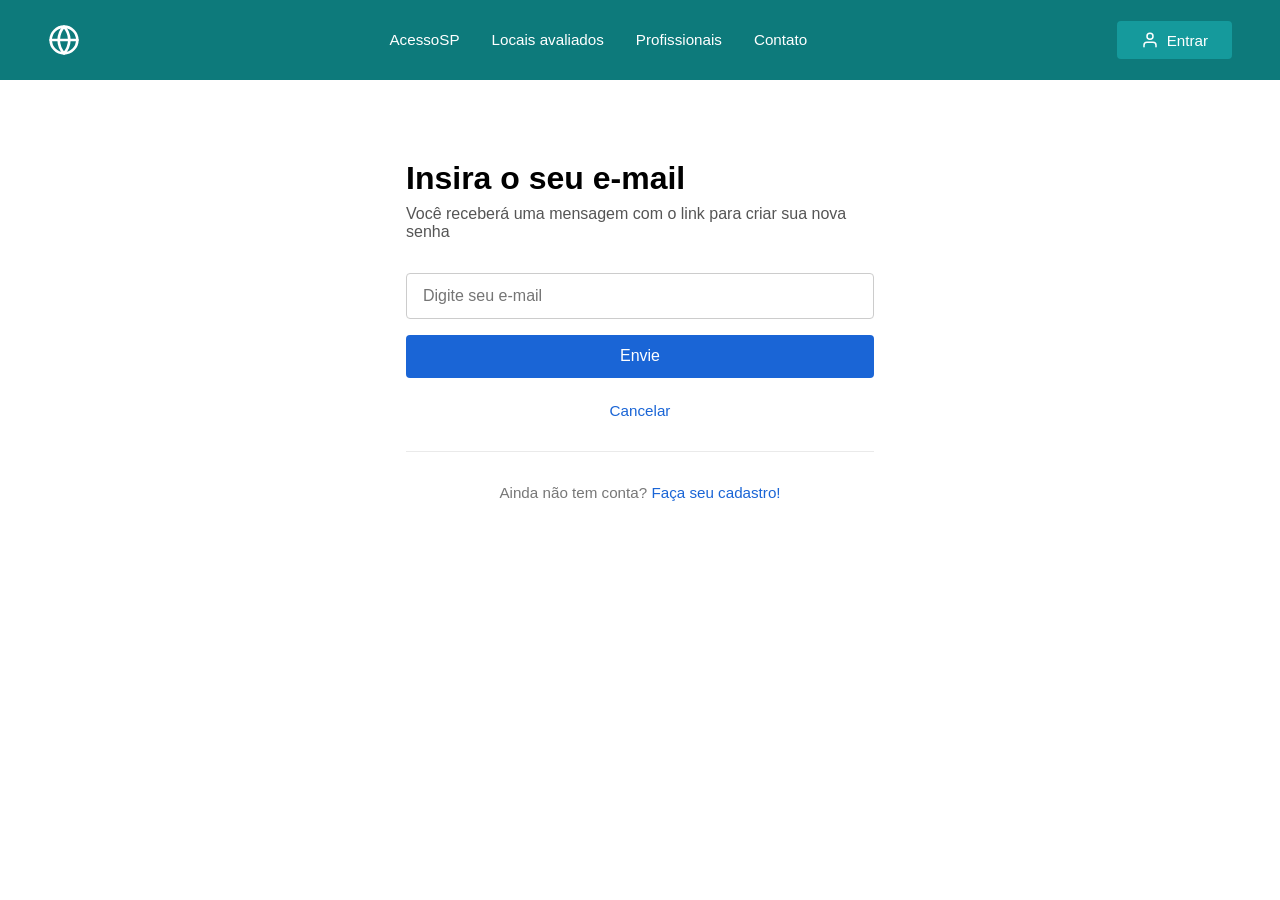
<file: esqueci.html>
<!DOCTYPE html>
<html lang="pt-BR">
<head>
    <meta charset="UTF-8">
    <meta name="viewport" content="width=device-width, initial-scale=1.0">
    <title>Recuperação de Senha - AcessoSP</title>
    <link rel="stylesheet" href="estilos/esqueci.css">
</head>
<body class="page">
    
    <header class="header">
        <div class="header__logo">
            <svg width="32" height="32" viewBox="0 0 24 24" fill="none" stroke="white" stroke-width="2" stroke-linecap="round" stroke-linejoin="round">
                <circle cx="12" cy="12" r="10"></circle>
                <line x1="2" y1="12" x2="22" y2="12"></line>
                <path d="M12 2a15.3 15.3 0 0 1 4 10 15.3 15.3 0 0 1-4 10 15.3 15.3 0 0 1-4-10 15.3 15.3 0 0 1 4-10z"></path>
            </svg>
        </div>

        <nav class="header__nav">
            <ul class="header__nav-list">
                <li class="header__nav-item"><a href="#" class="header__nav-link">AcessoSP</a></li>
                <li class="header__nav-item"><a href="#" class="header__nav-link">Locais avaliados</a></li>
                <li class="header__nav-item"><a href="#" class="header__nav-link">Profissionais</a></li>
                <li class="header__nav-item"><a href="#" class="header__nav-link">Contato</a></li>
            </ul>
        </nav>

        <button class="header__login-btn">
            <svg class="header__login-icon" width="16" height="16" viewBox="0 0 24 24" fill="none" stroke="currentColor" stroke-width="2" stroke-linecap="round" stroke-linejoin="round">
                <path d="M20 21v-2a4 4 0 0 0-4-4H8a4 4 0 0 0-4 4v2"></path>
                <circle cx="12" cy="7" r="4"></circle>
            </svg>
            Entrar
        </button>
    </header>

    <main class="main-content">
        <section class="password-recovery">
            <div class="password-recovery__container">
                
                <h1 class="password-recovery__title">Insira o seu e-mail</h1>
                <p class="password-recovery__description">Você receberá uma mensagem com o link para criar sua nova senha</p>

                <form class="password-recovery__form" action="#" method="POST">
                    <input 
                        type="email" 
                        class="password-recovery__input" 
                        placeholder="Digite seu e-mail" 
                        required
                    >
                    <button type="submit" class="password-recovery__submit-btn">Envie</button>
                    <a href="#" class="password-recovery__cancel-link">Cancelar</a>
                </form>

                <hr class="password-recovery__divider">

                <p class="password-recovery__footer-text">
                    Ainda não tem conta? <a href="#" class="password-recovery__signup-link">Faça seu cadastro!</a>
                </p>

            </div>
        </section>
    </main>

</body>
</html>
</file>
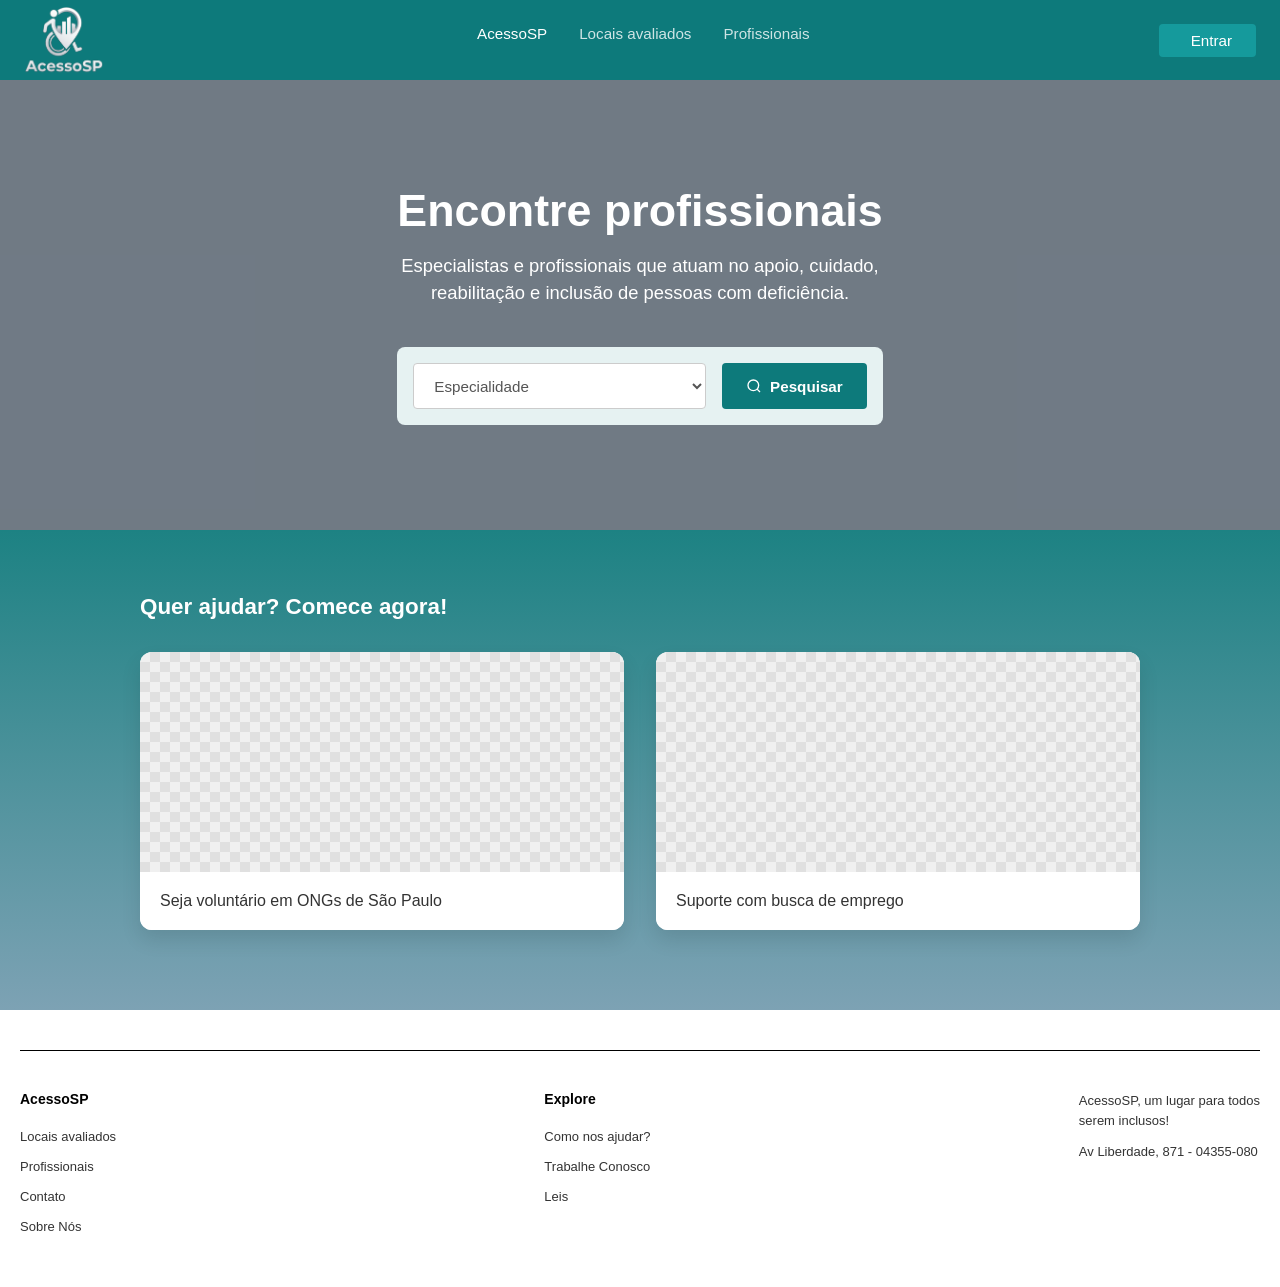
<file: paginas/encontre-profissionais.html>
<!DOCTYPE html>
<html lang="pt-BR">
<head>
    <meta charset="UTF-8">
    <meta name="viewport" content="width=device-width, initial-scale=1.0">
    <title>Encontre Profissionais - AcessoSP</title>
    <link rel="stylesheet" href="../estilos/global.css">
    <link rel="stylesheet" href="../estilos/encontre-profissionais.css">
</head>
<body class="page">

    <header class="navbar">
        <a href="index.html" class="navbar__logo">
            <img class="cabecalho_navegacao-logo" src="../assets/logo-header.png" alt="Logo do AcessoSP">
        </a>

        <button class="navbar__toggle" aria-label="Abrir menu" onclick="toggleMenu()">
            <span class="navbar__toggle-bar"></span>
            <span class="navbar__toggle-bar"></span>
            <span class="navbar__toggle-bar"></span>
        </button>

        <nav class="navbar__menu" id="navbarMenu">
            <ul class="navbar__list">
                <li class="navbar__nav-item"><a href="index.html" class="navbar__link navbar__link--active">AcessoSP</a></li>
                <li class="navbar__nav-item"><a href="locais-avaliados.html" class="navbar__link">Locais avaliados</a></li>
                <li class="navbar__nav-item"><a href="profissionais.html" class="navbar__link">Profissionais</a></li>
            </ul>
            <a href="login.html" class="navbar__login-btn">
                <i class="fa-regular fa-user"></i> Entrar
            </a>
        </nav>
    </header>

    <main class="main-content">
        
        <section class="hero-professionals">
            <div class="hero-professionals__overlay"></div>
            
            <div class="hero-professionals__content">
                <h1 class="hero-professionals__title">Encontre profissionais</h1>
                <p class="hero-professionals__subtitle">
                    Especialistas e profissionais que atuam no apoio, cuidado,<br>
                    reabilitação e inclusão de pessoas com deficiência.
                </p>

                <form class="hero-professionals__search-box">
                    <div class="hero-professionals__input-group">
                        <select class="hero-professionals__select" required>
                            <option value="" disabled selected>Especialidade</option>
                            <option value="fisioterapia">Fisioterapia</option>
                            <option value="fonoaudiologia">Fonoaudiologia</option>
                            <option value="psicologia">Psicologia</option>
                            <option value="terapia-ocupacional">Terapia Ocupacional</option>
                        </select>
                    </div>
                    <button type="submit" class="hero-professionals__search-btn">
                        <svg width="16" height="16" viewBox="0 0 24 24" fill="none" stroke="currentColor" stroke-width="2">
                            <circle cx="11" cy="11" r="8"></circle>
                            <line x1="21" y1="21" x2="16.65" y2="16.65"></line>
                        </svg>
                        Pesquisar
                    </button>
                </form>
            </div>
        </section>

        <section class="help-section">
            <div class="help-section__container">
                <h2 class="help-section__title">Quer ajudar? Comece agora!</h2>
                
                <div class="help-section__grid">
                    <article class="help-card">
                        <div class="help-card__image-placeholder"></div>
                        <div class="help-card__content">
                            <p class="help-card__label">Seja voluntário em ONGs de São Paulo</p>
                        </div>
                    </article>

                    <article class="help-card">
                        <div class="help-card__image-placeholder"></div>
                        <div class="help-card__content">
                            <p class="help-card__label">Suporte com busca de emprego</p>
                        </div>
                    </article>
                </div>
            </div>
        </section>

    </main>

<footer>
        <hr class="linha-footer">
        <div class="container footer-container">
            <div class="footer-coluna">
                <h3>AcessoSP</h3>
                <ul>
                    <li><a href="locais-avaliados.html">Locais avaliados</a></li>
                    <li><a href="profissionais.html">Profissionais</a></li>
                    <li><a href="contato.html">Contato</a></li>
                    <li><a href="">Sobre Nós</a></li>
                </ul>
            </div>
            
            <div class="footer-coluna">
                <h3>Explore</h3>
                <ul>
                    <li><a href="">Como nos ajudar?</a></li>
                    <li><a href="">Trabalhe Conosco</a></li>
                    <li><a href="">Leis</a></li>
                </ul>
            </div>
            
            <div class="footer-coluna info-empresa">
                <p>AcessoSP, um lugar para todos<br>serem inclusos!</p>
                <p>Av Liberdade, 871 - 04355-080</p>
                
                <div class="redes-sociais">
                    <a href=""><i class="fa-brands fa-x-twitter"></i></a>
                    <a href=""><i class="fa-brands fa-instagram"></i></a>
                    <a href=""><i class="fa-brands fa-youtube"></i></a>
                </div>
            </div>
        </div>
    </footer>
    <script>
        function toggleMenu() {
            const menu = document.getElementById('navbarMenu');
            menu.classList.toggle('navbar__menu--open');
        }
    </script>

</body>
</html>
</file>
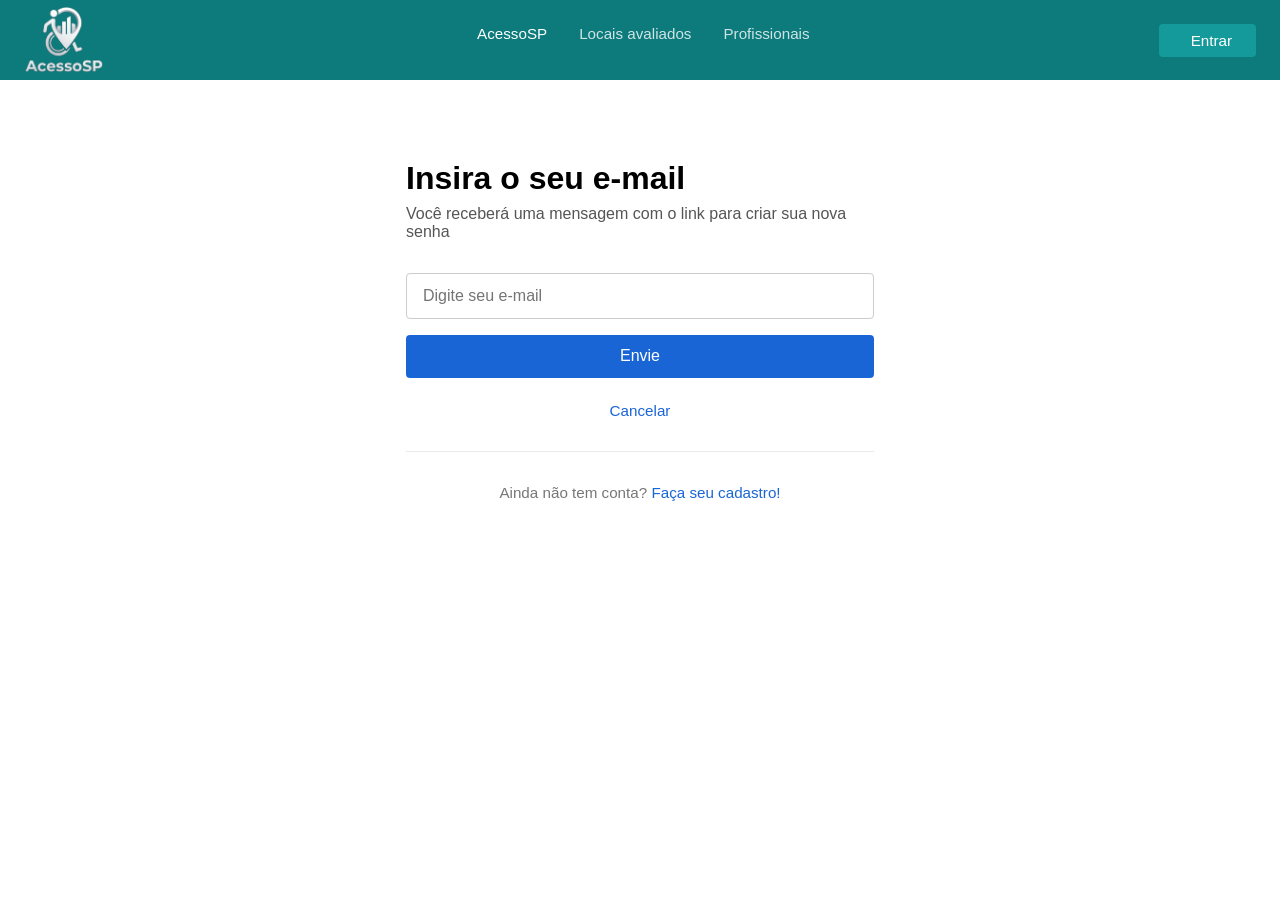
<file: paginas/esqueci.html>
<!DOCTYPE html>
<html lang="pt-BR">
<head>
    <meta charset="UTF-8">
    <meta name="viewport" content="width=device-width, initial-scale=1.0">
    <title>Recuperação de Senha - AcessoSP</title>
    <link rel="stylesheet" href="../estilos/global.css">
    <link rel="stylesheet" href="../estilos/esqueci.css">
</head>
<body class="page">
    
    <header class="navbar">
        <a href="index.html" class="navbar__logo">
            <img class="cabecalho_navegacao-logo" src="../assets/logo-header.png" alt="Logo do AcessoSP">
        </a>

        <button class="navbar__toggle" aria-label="Abrir menu" onclick="toggleMenu()">
            <span class="navbar__toggle-bar"></span>
            <span class="navbar__toggle-bar"></span>
            <span class="navbar__toggle-bar"></span>
        </button>

        <nav class="navbar__menu" id="navbarMenu">
            <ul class="navbar__list">
                <li class="navbar__nav-item"><a href="index.html" class="navbar__link navbar__link--active">AcessoSP</a></li>
                <li class="navbar__nav-item"><a href="locais-avaliados.html" class="navbar__link">Locais avaliados</a></li>
                <li class="navbar__nav-item"><a href="encontre-profissionais.html" class="navbar__link">Profissionais</a></li>
            </ul>
            <a href="login.html" class="navbar__login-btn">
                <i class="fa-regular fa-user"></i> Entrar
            </a>
        </nav>
    </header>
    <main class="main-content">
        <section class="password-recovery">
            <div class="password-recovery__container">
                
                <h1 class="password-recovery__title">Insira o seu e-mail</h1>
                <p class="password-recovery__description">Você receberá uma mensagem com o link para criar sua nova senha</p>

                <form class="password-recovery__form" action="#" method="POST">
                    <input 
                        type="email" 
                        class="password-recovery__input" 
                        placeholder="Digite seu e-mail" 
                        required
                    >
                    <button type="submit" class="password-recovery__submit-btn">Envie</button>
                    <a href="#" class="password-recovery__cancel-link">Cancelar</a>
                </form>

                <hr class="password-recovery__divider">

                <p class="password-recovery__footer-text">
                    Ainda não tem conta? <a href="cadastro.html" class="password-recovery__signup-link">Faça seu cadastro!</a>
                </p>

            </div>
        </section>
    </main>
</body>
</html>
</file>
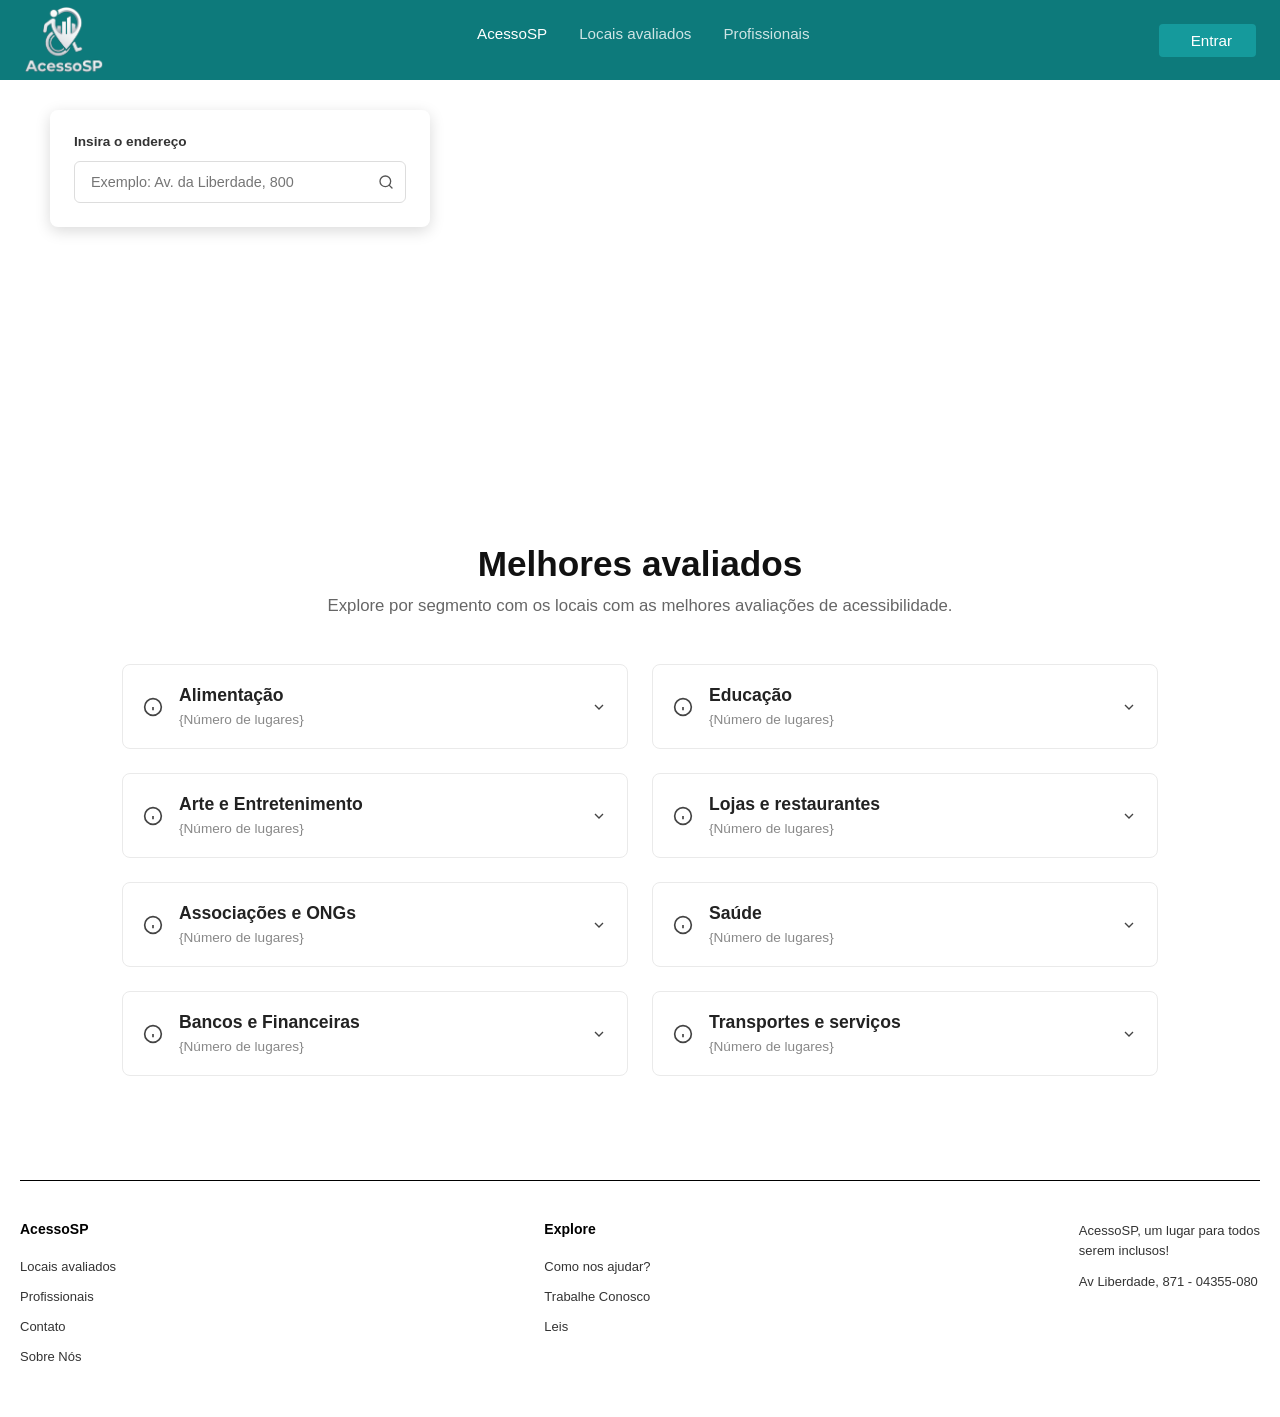
<file: paginas/locais-avaliados.html>
<!DOCTYPE html>
<html lang="pt-BR">
<head>
    <meta charset="UTF-8">
    <meta name="viewport" content="width=device-width, initial-scale=1.0">
    <title>Melhores Avaliados - AcessoSP</title>
    <link rel="stylesheet" href="../estilos/locais-avaliados.css">
    <link rel="stylesheet" href="../estilos/global.css">
</head>
<body class="page">
    <header class="navbar">
        <a href="index.html" class="navbar__logo">
            <img class="cabecalho_navegacao-logo" src="../assets/logo-header.png" alt="Logo do AcessoSP">
        </a>

        <button class="navbar__toggle" aria-label="Abrir menu" onclick="toggleMenu()">
            <span class="navbar__toggle-bar"></span>
            <span class="navbar__toggle-bar"></span>
            <span class="navbar__toggle-bar"></span>
        </button>

        <nav class="navbar__menu" id="navbarMenu">
            <ul class="navbar__list">
                <li class="navbar__nav-item"><a href="index.html" class="navbar__link navbar__link--active">AcessoSP</a></li>
                <li class="navbar__nav-item"><a href="locais-avaliados.html" class="navbar__link">Locais avaliados</a></li>
                <li class="navbar__nav-item"><a href="encontre-profissionais.html" class="navbar__link">Profissionais</a></li>
            </ul>
            <a href="login.html" class="navbar__login-btn">
                <i class="fa-regular fa-user"></i> Entrar
            </a>
        </nav>
    </header>

    <main class="main-content">
        
        <section class="hero">
            <iframe 
                src="https://www.google.com/maps/embed?pb=!1m14!1m12!1m3!1d14621.164981370839!2d-46.6222736!3d-23.62973865!2m3!1f0!2f0!3f0!3m2!1i1024!2i768!4f13.1!5e0!3m2!1spt-BR!2sbr!4v1778990247089!5m2!1spt-BR!2sbr" class="hero__iframe"style="border:0; height="741px" allowfullscreen="" loading="lazy" referrerpolicy="no-referrer-when-downgrade">
            </iframe>

            <div class="hero__search-card">
                <label class="hero__label" for="address-input">Insira o endereço</label>
                <div class="hero__input-wrapper">
                    <input type="text" id="address-input" class="hero__input" placeholder="Exemplo: Av. da Liberdade, 800">
                    <button class="hero__search-btn" aria-label="Buscar">
                        <svg width="16" height="16" viewBox="0 0 24 24" fill="none" stroke="#555" stroke-width="2" stroke-linecap="round" stroke-linejoin="round">
                            <circle cx="11" cy="11" r="8"></circle>
                            <line x1="21" y1="21" x2="16.65" y2="16.65"></line>
                        </svg>
                    </button>
                </div>
            </div>
        </section>

        <section class="categories">
            <header class="categories__header">
                <h1 class="categories__title">Melhores avaliados</h1>
                <p class="categories__subtitle">Explore por segmento com os locais com as melhores avaliações de acessibilidade.</p>
            </header>

            <div class="categories__grid">
                <article class="category-card">
                    <div class="category-card__icon-container">
                        <svg class="category-card__icon" width="20" height="20" viewBox="0 0 24 24" fill="none" stroke="currentColor" stroke-width="2"><circle cx="12" cy="12" r="10"></circle><line x1="12" y1="16" x2="12" y2="12"></line><line x1="12" y1="8" x2="12.01" y2="8"></line></svg>
                    </div>
                    <div class="category-card__content">
                        <h2 class="category-card__title">Alimentação</h2>
                        <span class="category-card__count">{Número de lugares}</span>
                    </div>
                    <svg class="category-card__arrow" width="16" height="16" viewBox="0 0 24 24" fill="none" stroke="currentColor" stroke-width="2"><polyline points="6 9 12 15 18 9"></polyline></svg>
                </article>

                <article class="category-card">
                    <div class="category-card__icon-container">
                        <svg class="category-card__icon" width="20" height="20" viewBox="0 0 24 24" fill="none" stroke="currentColor" stroke-width="2"><circle cx="12" cy="12" r="10"></circle><line x1="12" y1="16" x2="12" y2="12"></line><line x1="12" y1="8" x2="12.01" y2="8"></line></svg>
                    </div>
                    <div class="category-card__content">
                        <h2 class="category-card__title">Educação</h2>
                        <span class="category-card__count">{Número de lugares}</span>
                    </div>
                    <svg class="category-card__arrow" width="16" height="16" viewBox="0 0 24 24" fill="none" stroke="currentColor" stroke-width="2"><polyline points="6 9 12 15 18 9"></polyline></svg>
                </article>

                <article class="category-card">
                    <div class="category-card__icon-container">
                        <svg class="category-card__icon" width="20" height="20" viewBox="0 0 24 24" fill="none" stroke="currentColor" stroke-width="2"><circle cx="12" cy="12" r="10"></circle><line x1="12" y1="16" x2="12" y2="12"></line><line x1="12" y1="8" x2="12.01" y2="8"></line></svg>
                    </div>
                    <div class="category-card__content">
                        <h2 class="category-card__title">Arte e Entretenimento</h2>
                        <span class="category-card__count">{Número de lugares}</span>
                    </div>
                    <svg class="category-card__arrow" width="16" height="16" viewBox="0 0 24 24" fill="none" stroke="currentColor" stroke-width="2"><polyline points="6 9 12 15 18 9"></polyline></svg>
                </article>

                <article class="category-card">
                    <div class="category-card__icon-container">
                        <svg class="category-card__icon" width="20" height="20" viewBox="0 0 24 24" fill="none" stroke="currentColor" stroke-width="2"><circle cx="12" cy="12" r="10"></circle><line x1="12" y1="16" x2="12" y2="12"></line><line x1="12" y1="8" x2="12.01" y2="8"></line></svg>
                    </div>
                    <div class="category-card__content">
                        <h2 class="category-card__title">Lojas e restaurantes</h2>
                        <span class="category-card__count">{Número de lugares}</span>
                    </div>
                    <svg class="category-card__arrow" width="16" height="16" viewBox="0 0 24 24" fill="none" stroke="currentColor" stroke-width="2"><polyline points="6 9 12 15 18 9"></polyline></svg>
                </article>

                <article class="category-card">
                    <div class="category-card__icon-container">
                        <svg class="category-card__icon" width="20" height="20" viewBox="0 0 24 24" fill="none" stroke="currentColor" stroke-width="2"><circle cx="12" cy="12" r="10"></circle><line x1="12" y1="16" x2="12" y2="12"></line><line x1="12" y1="8" x2="12.01" y2="8"></line></svg>
                    </div>
                    <div class="category-card__content">
                        <h2 class="category-card__title">Associações e ONGs</h2>
                        <span class="category-card__count">{Número de lugares}</span>
                    </div>
                    <svg class="category-card__arrow" width="16" height="16" viewBox="0 0 24 24" fill="none" stroke="currentColor" stroke-width="2"><polyline points="6 9 12 15 18 9"></polyline></svg>
                </article>

                <article class="category-card">
                    <div class="category-card__icon-container">
                        <svg class="category-card__icon" width="20" height="20" viewBox="0 0 24 24" fill="none" stroke="currentColor" stroke-width="2"><circle cx="12" cy="12" r="10"></circle><line x1="12" y1="16" x2="12" y2="12"></line><line x1="12" y1="8" x2="12.01" y2="8"></line></svg>
                    </div>
                    <div class="category-card__content">
                        <h2 class="category-card__title">Saúde</h2>
                        <span class="category-card__count">{Número de lugares}</span>
                    </div>
                    <svg class="category-card__arrow" width="16" height="16" viewBox="0 0 24 24" fill="none" stroke="currentColor" stroke-width="2"><polyline points="6 9 12 15 18 9"></polyline></svg>
                </article>

                <article class="category-card">
                    <div class="category-card__icon-container">
                        <svg class="category-card__icon" width="20" height="20" viewBox="0 0 24 24" fill="none" stroke="currentColor" stroke-width="2"><circle cx="12" cy="12" r="10"></circle><line x1="12" y1="16" x2="12" y2="12"></line><line x1="12" y1="8" x2="12.01" y2="8"></line></svg>
                    </div>
                    <div class="category-card__content">
                        <h2 class="category-card__title">Bancos e Financeiras</h2>
                        <span class="category-card__count">{Número de lugares}</span>
                    </div>
                    <svg class="category-card__arrow" width="16" height="16" viewBox="0 0 24 24" fill="none" stroke="currentColor" stroke-width="2"><polyline points="6 9 12 15 18 9"></polyline></svg>
                </article>

                <article class="category-card">
                    <div class="category-card__icon-container">
                        <svg class="category-card__icon" width="20" height="20" viewBox="0 0 24 24" fill="none" stroke="currentColor" stroke-width="2"><circle cx="12" cy="12" r="10"></circle><line x1="12" y1="16" x2="12" y2="12"></line><line x1="12" y1="8" x2="12.01" y2="8"></line></svg>
                    </div>
                    <div class="category-card__content">
                        <h2 class="category-card__title">Transportes e serviços</h2>
                        <span class="category-card__count">{Número de lugares}</span>
                    </div>
                    <svg class="category-card__arrow" width="16" height="16" viewBox="0 0 24 24" fill="none" stroke="currentColor" stroke-width="2"><polyline points="6 9 12 15 18 9"></polyline></svg>
                </article>
            </div>
        </section>
    </main>
    <footer>
        <hr class="linha-footer">
        <div class="container footer-container">
            <div class="footer-coluna">
                <h3>AcessoSP</h3>
                <ul>
                    <li><a href="locais-avaliados.html">Locais avaliados</a></li>
                    <li><a href="profissionais.html">Profissionais</a></li>
                    <li><a href="contato.html">Contato</a></li>
                    <li><a href="">Sobre Nós</a></li>
                </ul>
            </div>
            
            <div class="footer-coluna">
                <h3>Explore</h3>
                <ul>
                    <li><a href="">Como nos ajudar?</a></li>
                    <li><a href="">Trabalhe Conosco</a></li>
                    <li><a href="">Leis</a></li>
                </ul>
            </div>
            
            <div class="footer-coluna info-empresa">
                <p>AcessoSP, um lugar para todos<br>serem inclusos!</p>
                <p>Av Liberdade, 871 - 04355-080</p>
                
                <div class="redes-sociais">
                    <a href=""><i class="fa-brands fa-x-twitter"></i></a>
                    <a href=""><i class="fa-brands fa-instagram"></i></a>
                    <a href=""><i class="fa-brands fa-youtube"></i></a>
                </div>
            </div>
        </div>
    </footer>
    <script>
        function toggleMenu() {
            const menu = document.getElementById('navbarMenu');
            menu.classList.toggle('navbar__menu--open');
        }
    </script>
</body>
</html>
</file>
<file: estilos/esqueci.css>
/* =========================================
   Reset e Configurações Globais
   ========================================= */
* {
    margin: 0;
    padding: 0;
    box-sizing: border-box;
}

body.page {
    font-family: -apple-system, BlinkMacSystemFont, "Segoe UI", Roboto, Helvetica, Arial, sans-serif;
    background-color: #ffffff;
    color: #333333;
    display: flex;
    flex-direction: column;
    min-height: 100vh;
}

a {
    text-decoration: none;
}

li {
    list-style: none;
}

/* =========================================
   Bloco: Header
   ========================================= */
.header {
    display: flex;
    justify-content: space-between;
    align-items: center;
    background-color: #0d7a7b; /* Tom de verde/azulado do layout */
    padding: 1rem 3rem;
    height: 80px;
}

.header__logo {
    display: flex;
    align-items: center;
}

.header__nav {
    flex: 1;
    display: flex;
    justify-content: center;
}

.header__nav-list {
    display: flex;
    gap: 2rem;
}

.header__nav-link {
    color: #ffffff;
    font-size: 0.95rem;
    transition: opacity 0.2s ease;
}

.header__nav-link:hover {
    opacity: 0.8;
}

.header__login-btn {
    display: flex;
    align-items: center;
    gap: 0.5rem;
    background-color: #159a9c; /* Fundo levemente mais claro que o header */
    color: #ffffff;
    border: none;
    padding: 0.6rem 1.5rem;
    border-radius: 4px;
    font-size: 0.95rem;
    cursor: pointer;
    transition: background-color 0.2s ease;
}

.header__login-btn:hover {
    background-color: #128a8b;
}

.header__login-icon {
    width: 18px;
    height: 18px;
}



/* =========================================
   Bloco: Password Recovery
   ========================================= */
.main-content {
    flex: 1;
    display: flex;
    justify-content: center;
    padding-top: 5rem; /* Espaço do header até o formulário */
}

.password-recovery__container {
    width: 100%;
    max-width: 500px; /* Largura máxima do form controlando o layout */
    text-align: center;
    padding: 0 1rem;
}

.password-recovery__title {
    font-size: 2rem;
    font-weight: 600;
    margin-bottom: 0.5rem;
    color: #000000;
    text-align: left;
}

.password-recovery__description {
    font-size: 1rem;
    color: #555555;
    margin-bottom: 2rem;
    text-align: left;
}

.password-recovery__form {
    display: flex;
    flex-direction: column;
    gap: 1rem;
}

.password-recovery__input {
    width: 100%;
    padding: 0.8rem 1rem;
    border: 1px solid #cccccc;
    border-radius: 4px;
    font-size: 1rem;
    outline: none;
    transition: border-color 0.2s;
}

.password-recovery__input:focus {
    border-color: #1a65d6; /* Cor de foco azul */
}

.password-recovery__submit-btn {
    width: 100%;
    background-color: #1a65d6; /* Azul do botão */
    color: #ffffff;
    border: none;
    padding: 0.8rem;
    border-radius: 4px;
    font-size: 1rem;
    cursor: pointer;
    transition: background-color 0.2s ease;
}

.password-recovery__submit-btn:hover {
    background-color: #1455b5;
}

.password-recovery__cancel-link {
    color: #1a65d6;
    font-size: 0.95rem;
    margin-top: 0.5rem;
    display: inline-block;
}

.password-recovery__cancel-link:hover {
    text-decoration: underline;
}

.password-recovery__divider {
    border: none;
    border-top: 1px solid #eaeaea;
    margin: 2rem 0;
}

.password-recovery__footer-text {
    font-size: 0.95rem;
    color: #777777;
}

.password-recovery__signup-link {
    color: #1a65d6;
    font-weight: 500;
}

.password-recovery__signup-link:hover {
    text-decoration: underline;
}
</file>
<file: estilos/global.css>
/* ==========================================================================
   1. VARIÁVEIS GLOBAIS (Design System do AcessoSP)
   ========================================================================== */
:root {
    /* Cores Principais (Paleta de Verdes/Azuis do Layout) */
    --color-primary: #0d7a7b;       /* Verde escuro principal da Navbar */
    --color-primary-hover: #0a5f60; /* Verde mais escuro para hovers */
    --color-secondary: #159a9c;     /* Verde claro dos botões secundários */
    --color-secondary-hover: #128a8b;
    --color-bg-menu-mobile: #0b6364;/* Fundo da gaveta do menu no celular */
    --color-accent-blue: #1a65d6;   /* Azul usado em botões de ação externa (ex: Envie, Links) */
    --color-accent-blue-hover: #1455b5;

    /* Tons Neutros */
    --color-white: #ffffff;
    --color-gray-light: #f9f9f9; 
    --color-border: #dddddd;     
    --color-text-main: #333333;  
    --color-text-muted: #666666; 

    /* Tipografia e Estrutura */
    --font-main: -apple-system, BlinkMacSystemFont, "Segoe UI", Roboto, Helvetica, Arial, sans-serif;
    --max-width-content: 1100px;    /* Alinhamento padrão das seções do site */
}

/* ==========================================================================
   2. RESET UNIVERSAL & BOAS PRÁTICAS
   ========================================================================== */
* {
    margin: 0;
    padding: 0;
    box-sizing: border-box;
}

body.page {
    font-family: var(--font-main);
    background-color: var(--color-white);
    color: var(--color-text-main);
    display: flex;
    flex-direction: column;
    min-height: 100vh; /* Garante que o footer fique na base da tela se a página tiver pouco conteúdo */
}

/* Reset de elementos comuns para evitar repetição por página */
a {
    text-decoration: none;
    color: inherit;
    transition: color 0.2s ease, opacity 0.2s ease;
}

li {
    list-style: none;
}

img {
    max-width: 100%;
    display: block;
}

button, input, select {
    font-family: inherit;
}

/* Classe utilitária para o conteúdo principal não sumir atrás do header */
.main-content {
    flex: 1; /* Força o main a empurrar o footer para baixo */
}

/* ==========================================================================
   3. COMPONENTE COMPARTILHADO: NAVBAR (Mobile-First)
   ========================================================================== */

   .cabecalho_navegacao-logo {
    width: 80px;
    height: 70px;
}
.navbar {
    display: flex;
    justify-content: space-between;
    align-items: center;
    background-color: var(--color-primary);
    padding: 0 1.5rem;
    height: 80px;
    position: relative;
    z-index: 100; /* Mantém a navbar sempre acima de mapas ou overlays */
}

.navbar__logo {
    display: flex;
    align-items: center;
    cursor: pointer;
}

/* Botão Hambúrguer (Mobile) */
.navbar__toggle {
    display: flex;
    flex-direction: column;
    justify-content: space-between;
    width: 24px;
    height: 18px;
    background: transparent;
    border: none;
    cursor: pointer;
}

.navbar__toggle-bar {
    height: 3px;
    width: 100%;
    background-color: var(--color-white);
    border-radius: 2px;
    transition: all 0.3s ease;
}

/* Menu de navegação oculto no Mobile por padrão */
.navbar__menu {
    position: absolute;
    top: 80px;
    left: 0;
    width: 100%;
    background-color: var(--color-bg-menu-mobile);
    display: flex;
    flex-direction: column;
    gap: 1.5rem;
    padding: 2rem;
    
    /* Estado inicial (Escondido com animação suave) */
    opacity: 0;
    visibility: hidden;
    transform: translateY(-10px);
    transition: all 0.3s ease;
}

/* Modificador BEM: Ativado via JavaScript ao clicar no hambúrguer */
.navbar__menu--open {
    opacity: 1;
    visibility: visible;
    transform: translateY(0);
}

.navbar__list {
    display: flex;
    flex-direction: column;
    gap: 1.25rem;
}

.navbar__link {
    color: rgba(255, 255, 255, 0.8);
    font-size: 1.1rem;
}

.navbar__link:hover,
.navbar__link--active {
    color: var(--color-white);
    font-weight: 500;
}

.navbar__login-btn {
    display: flex;
    align-items: center;
    justify-content: center;
    gap: 0.5rem;
    background-color: var(--color-secondary);
    color: var(--color-white);
    border: none;
    padding: 0.75rem 1.5rem;
    border-radius: 4px;
    width: 100%;
    font-size: 1rem;
    cursor: pointer;
    transition: background-color 0.2s ease;
}

.navbar__login-btn:hover {
    background-color: var(--color-secondary-hover);
}

footer {
    width: 100%;
    padding-bottom: 40px;
    background-color: var(--cor-branca, #ffffff);
}

.linha-footer {
    border: none;
    border-top: 1px solid #000000;
    margin: 40px 20px;
}

div.container {
    display: flex;
    flex-flow: column;
    margin: 0 20px 0 20px;
    justify-content: space-between;
    gap: 40px;
}

.footer-coluna h3 {
    font-size: 14px;
    font-weight: 700;
    color: #000;
    margin-bottom: 20px;
}

.footer-coluna ul {
    padding: 0;
}

li {
    list-style: none;
    margin-bottom: 12px;
}

li > a {
    text-decoration: none;
    color: #333333;
    font-size: 13px;
}

li > a:hover {
    text-decoration: underline;
}

.info-empresa p {
    font-size: 13px;
    color: #333333;
    margin-bottom: 12px;
    line-height: 1.5;
}

.redes-sociais {
    display: flex;
    gap: 15px;
    margin-top: 15px;
}

.redes-sociais a {
    color: #000000;
    text-decoration: none;
    font-size: 18px;
    transition: 0.2s;
}

.redes-sociais a:hover {
    opacity: 0.6;
}


@media (min-width: 650px) {
    li.tipo_de_acessibilidade {
        width: 550px;
        transition-duration: .5s;
    }

    .avaliacoes_avaliacao {
        width: 600px;
        transition-duration: .5s;
    }
}

@media (min-width: 750px) {
    div.container {
        flex-flow: row;
        gap: 20px;
    }
}

@media (min-width: 850px) {
    li.tipo_de_acessibilidade {
        width: 750px;
        transition-duration: .5s;
    }
}

@media (min-width: 1000px) {
    .avaliacoes_avaliacao {
        width: 300px;
        transition-duration: .5s;
    }

    div.row {
        flex-flow: row;
        transition-duration: .5s;
    }
}

/* ==========================================================================
   4. TRANSIÇÃO DE COMPORTAMENTO (Media Query para Desktop)
   ========================================================================== */
@media (min-width: 768px) {
    /* Oculta o hambúrguer, já que temos espaço para o menu horizontal */
    .navbar__toggle {
        display: none;
    }

    /* Transforma a gaveta mobile em uma barra horizontal limpa */
    .navbar__menu {
        position: static;
        flex-direction: row;
        justify-content: space-between;
        align-items: center;
        background-color: transparent;
        padding: 0;
        width: auto;
        flex: 1;
        margin-left: 3rem;
        
        /* Força a exibição anulando as propriedades restritivas do mobile */
        opacity: 1;
        visibility: visible;
        transform: translateY(0);
    }

    .navbar__list {
        flex-direction: row;
        gap: 2rem;
        margin: 0 auto; /* Centraliza perfeitamente os links no meio do header */
    }

    .navbar__link {
        font-size: 0.95rem;
    }

    .navbar__login-btn {
        width: auto; /* O botão deixa de ocupar 100% e abraça apenas o texto */
        padding: 0.5rem 1.5rem;
        font-size: 0.95rem;
    }
}
</file>
<file: estilos/encontre-profissionais.css>
/* =========================================
   Reset e Configurações Globais
   ========================================= */
* {
    margin: 0;
    padding: 0;
    box-sizing: border-box;
}

body.page {
    font-family: -apple-system, BlinkMacSystemFont, "Segoe UI", Roboto, Arial, sans-serif;
    background-color: #ffffff;
    color: #333333;
    display: flex;
    flex-direction: column;
    min-height: 100vh;
}

a { text-decoration: none; color: inherit; }
li { list-style: none; }

/* =========================================
   Bloco: Header
   ========================================= */
.header {
    display: flex;
    justify-content: space-between;
    align-items: center;
    background-color: #0d7a7b;
    padding: 1rem 3rem;
    height: 80px;
}

.header__logo { display: flex; align-items: center; }
.header__nav { flex: 1; display: flex; justify-content: center; }
.header__nav-list { display: flex; gap: 2rem; }
.header__nav-link { color: #ffffff; font-size: 0.95rem; }

.header__login-btn {
    display: flex;
    align-items: center;
    gap: 0.5rem;
    background-color: #159a9c;
    color: #ffffff;
    border: none;
    padding: 0.6rem 1.5rem;
    border-radius: 4px;
    font-size: 0.95rem;
    cursor: pointer;
}



/* =========================================
   Bloco: Hero Professionals
   ========================================= */
.hero-professionals {
    position: relative;
    height: 450px;
    /* Usando imagem da Ponte Estaiada via Unsplash para simular o fundo */
    background-image: url('https://images.unsplash.com/photo-1542385262-cdf06b2abcb8?q=80&w=2000&auto=format&fit=crop');
    background-size: cover;
    background-position: center;
    display: flex;
    align-items: center;
    justify-content: center;
    text-align: center;
    padding: 2rem;
}

/* Camada escura por cima da imagem para dar contraste ao texto branco */
.hero-professionals__overlay {
    position: absolute;
    top: 0; left: 0; width: 100%; height: 100%;
    background-color: rgba(17, 34, 51, 0.6); 
    z-index: 1;
}

.hero-professionals__content {
    position: relative;
    z-index: 2; /* Garante que fica na frente do overlay */
    color: #ffffff;
    max-width: 800px;
}

.hero-professionals__title {
    font-size: 2.8rem;
    font-weight: 700;
    margin-bottom: 1rem;
}

.hero-professionals__subtitle {
    font-size: 1.15rem;
    line-height: 1.5;
    margin-bottom: 2.5rem;
    font-weight: 300;
}

/* Caixa de Busca com fundo verde claro */
.hero-professionals__search-box {
    background-color: #e6f2f2; /* Verde bem clarinho do layout */
    padding: 1rem;
    border-radius: 8px;
    display: flex;
    gap: 1rem;
    max-width: 600px;
    margin: 0 auto;
}

.hero-professionals__input-group {
    flex: 1;
}

.hero-professionals__select {
    width: 100%;
    padding: 0.8rem 1rem;
    border: 1px solid #cccccc;
    border-radius: 4px;
    font-size: 0.95rem;
    color: #555555;
    background-color: #ffffff;
    outline: none;
    cursor: pointer;
}

.hero-professionals__search-btn {
    background-color: #0d7a7b;
    color: #ffffff;
    border: none;
    padding: 0 1.5rem;
    border-radius: 4px;
    font-size: 0.95rem;
    font-weight: 600;
    cursor: pointer;
    display: flex;
    align-items: center;
    gap: 0.5rem;
    transition: background-color 0.2s;
}

.hero-professionals__search-btn:hover {
    background-color: #0a5f60;
}

/* =========================================
   Bloco: Help Section (Gradiente)
   ========================================= */
.help-section {
    /* Gradiente vertical do verde-escuro para o azul-acinzentado */
    background: linear-gradient(180deg, #1d8283 0%, #7da2b4 100%);
    padding: 4rem 2rem 5rem 2rem;
}

.help-section__container {
    max-width: 1000px;
    margin: 0 auto;
}

.help-section__title {
    color: #ffffff;
    font-size: 1.4rem;
    font-weight: 600;
    margin-bottom: 2rem;
}

.help-section__grid {
    display: grid;
    grid-template-columns: repeat(2, 1fr);
    gap: 2rem;
}

/* Sub-bloco: Help Card */
.help-card {
    background-color: #ffffff;
    border-radius: 12px;
    overflow: hidden;
    box-shadow: 0 10px 20px rgba(0,0,0,0.1);
}

.help-card__image-placeholder {
    height: 220px;
    /* CSS Trick para criar o padrão xadrez de "fundo transparente" idêntico ao mockup */
    background-color: #f0f0f0;
    background-image: 
      linear-gradient(45deg, #e0e0e0 25%, transparent 25%), 
      linear-gradient(-45deg, #e0e0e0 25%, transparent 25%), 
      linear-gradient(45deg, transparent 75%, #e0e0e0 75%), 
      linear-gradient(-45deg, transparent 75%, #e0e0e0 75%);
    background-size: 20px 20px;
    background-position: 0 0, 0 10px, 10px -10px, -10px 0px;
}

.help-card__content {
    padding: 1.25rem;
    background-color: #ffffff;
}

.help-card__label {
    color: #333333;
    font-size: 1rem;
    font-weight: 500;
}

/* =========================================
   Bloco: Footer (Novo Layout)
   ========================================= */
.footer {
    background-color: #ffffff;
    padding: 4rem 3rem;
}

.footer__container {
    max-width: 1100px;
    margin: 0 auto;
    display: grid;
    /* Divide em 4 colunas com tamanhos variados */
    grid-template-columns: 80px 1fr 1fr 1.5fr; 
    gap: 2rem;
}

.footer__title {
    font-size: 0.95rem;
    font-weight: 700;
    color: #111111;
    margin-bottom: 1.25rem;
}

.footer__list {
    display: flex;
    flex-direction: column;
    gap: 0.8rem;
}

.footer__link {
    font-size: 0.9rem;
    color: #555555;
}

.footer__link:hover {
    color: #0d7a7b;
}

.footer__column--info {
    display: flex;
    flex-direction: column;
    gap: 0.8rem;
}

.footer__text {
    font-size: 0.9rem;
    color: #555555;
    line-height: 1.4;
}

.footer__socials {
    display: flex;
    gap: 1rem;
    font-size: 1.2rem;
    margin-top: 0.5rem;
}

.footer__social-link {
    color: #333;
    opacity: 0.7;
}

.footer__social-link:hover {
    opacity: 1;
}

/* Responsividade Básica */
@media (max-width: 768px) {
    .help-section__grid { grid-template-columns: 1fr; }
    .hero-professionals__search-box { flex-direction: column; }
    .footer__container { grid-template-columns: 1fr; }
}
</file>
<file: estilos/locais-avaliados.css>
/* =========================================
   Reset e Configurações Globais
   ========================================= */
* {
    margin: 0;
    padding: 0;
    box-sizing: border-box;
}

body.page {
    font-family: -apple-system, BlinkMacSystemFont, "Segoe UI", Roboto, Arial, sans-serif;
    background-color: #ffffff;
    color: #333333;
    display: flex;
    flex-direction: column;
    min-height: 100vh;
}

a {
    text-decoration: none;
    color: inherit;
}

/* =========================================
   Bloco: Header (Idêntico ao anterior)
   ========================================= */
.header {
    display: flex;
    justify-content: space-between;
    align-items: center;
    background-color: #0d7a7b;
    padding: 1rem 3rem;
    height: 80px;
}

.header__logo {
    display: flex;
    align-items: center;
}

.header__nav {
    flex: 1;
    display: flex;
    justify-content: center;
}

.header__nav-list {
    display: flex;
    gap: 2rem;
}

.header__nav-item {
    list-style-type: none;
}
.header__nav-link {
    color: #ffffff;
    font-size: 0.95rem;
}

.header__login-btn {
    display: flex;
    align-items: center;
    gap: 0.5rem;
    background-color: #159a9c;
    color: #ffffff;
    border: none;
    padding: 0.6rem 1.5rem;
    border-radius: 4px;
    font-size: 0.95rem;
    cursor: pointer;
}



/* =========================================
   Bloco: Hero (Seção do Mapa)
   ========================================= */
.hero {
    height: 400px;
    position: relative; /* Base de posicionamento para o iframe e o card de busca */
    width: 100%;
    overflow: hidden;   /* Garante que o iframe não quebre os cantos se houver algum ajuste */
}

/* Força o iframe a ocupar 100% do espaço de fundo da seção hero */
.hero__iframe {
    position: absolute;
    top: 0;
    left: 0;
    width: 100%;
    height: 100%;
    z-index: 1; /* Valor menor para ficar ao fundo */
}

/* Card de busca flutuando na frente do mapa */
.hero__search-card {
    position: absolute;
    top: 30px;  /* Afastamento do topo do mapa */
    left: 50px; /* Afastamento da lateral esquerda do mapa */
    background-color: #ffffff;
    padding: 1.5rem;
    border-radius: 8px;
    width: 100%;
    max-width: 380px;
    box-shadow: 0 4px 15px rgba(0, 0, 0, 0.15); /* Sombra para dar destaque e profundidade */
    display: flex;
    flex-direction: column;
    gap: 0.75rem;
    z-index: 10; /* Valor maior para garantir que fique por cima do iframe */
}

.hero__label {
    font-size: 0.85rem;
    font-weight: 600;
    color: #333333;
}

.hero__input-wrapper {
    display: flex;
    position: relative;
    align-items: center;
}

.hero__input {
    width: 100%;
    padding: 0.75rem 2.5rem 0.75rem 1rem;
    border: 1px solid #dddddd;
    border-radius: 6px;
    font-size: 0.9rem;
    outline: none;
}

.hero__search-btn {
    position: absolute;
    right: 12px;
    background: none;
    border: none;
    cursor: pointer;
    display: flex;
    align-items: center;
}

iframe {
    width: 100%;
}

/* =========================================
   Bloco: Categories (Grid central)
   ========================================= */
.categories {
    max-width: 1100px;
    margin: 4rem auto;
    padding: 0 2rem;
    text-align: center;
}

.categories__header {
    margin-bottom: 3rem;
}

.categories__title {
    font-size: 2.2rem;
    font-weight: 700;
    margin-bottom: 0.75rem;
    color: #111111;
}

.categories__subtitle {
    font-size: 1.05rem;
    color: #666666;
}

.categories__grid {
    display: grid;
    grid-template-columns: repeat(2, 1fr); /* Cria as duas colunas do layout */
    gap: 1.5rem;
}

/* Sub-Bloco / Componente: Category Card */
.category-card {
    display: flex;
    align-items: center;
    background-color: #ffffff;
    border: 1px solid #eaeaea;
    border-radius: 8px;
    padding: 1.25rem;
    cursor: pointer;
    transition: transform 0.2s, box-shadow 0.2s;
}

.category-card:hover {
    box-shadow: 0 4px 12px rgba(0,0,0,0.05);
    border-color: #dddddd;
}

.category-card__icon-container {
    color: #444444;
    margin-right: 1rem;
    display: flex;
    align-items: center;
}

.category-card__content {
    flex: 1;
    text-align: left;
}

.category-card__title {
    font-size: 1.1rem;
    font-weight: 600;
    color: #222222;
    margin-bottom: 0.25rem;
}

.category-card__count {
    font-size: 0.85rem;
    color: #888888;
}

.category-card__arrow {
    color: #444444;
}

/* =========================================
   Bloco: Footer
   ========================================= */
.footer {
    background-color: #ffffff;
    border-top: 1px solid #eeeeee;
    padding: 4rem 3rem;
    margin-top: auto;
}

.footer__container {
    max-width: 1100px;
    margin: 0 auto;
    display: flex;
    justify-content: space-between;
    align-items: flex-start;
}

.footer__brand-side {
    display: flex;
    flex-direction: column;
    gap: 2rem;
}

.footer__socials {
    display: flex;
    gap: 1rem;
    font-size: 1.2rem;
}

.footer__social-link {
    opacity: 0.7;
    transition: opacity 0.2s;
}

.footer__social-link:hover {
    opacity: 1;
}

.footer__links-side {
    display: flex;
    flex-direction: column;
    gap: 1rem;
    text-align: left;
}

.footer__links-title {
    font-size: 0.9rem;
    font-weight: 700;
    color: #333333;
    text-transform: uppercase;
    letter-spacing: 0.5px;
}

.footer__links-list {
    display: flex;
    flex-direction: column;
    gap: 0.75rem;
}

.footer__link {
    font-size: 0.9rem;
    color: #666666;
    transition: color 0.2s;
}

.footer__link:hover {
    color: #000000;
}

/* Responsividade Básica para telas menores */
@media (max-width: 768px) {
    .categories__grid {
        grid-template-columns: 1fr;
    }
    .footer__container {
        flex-direction: column;
        gap: 3rem;
    }
}
</file>
